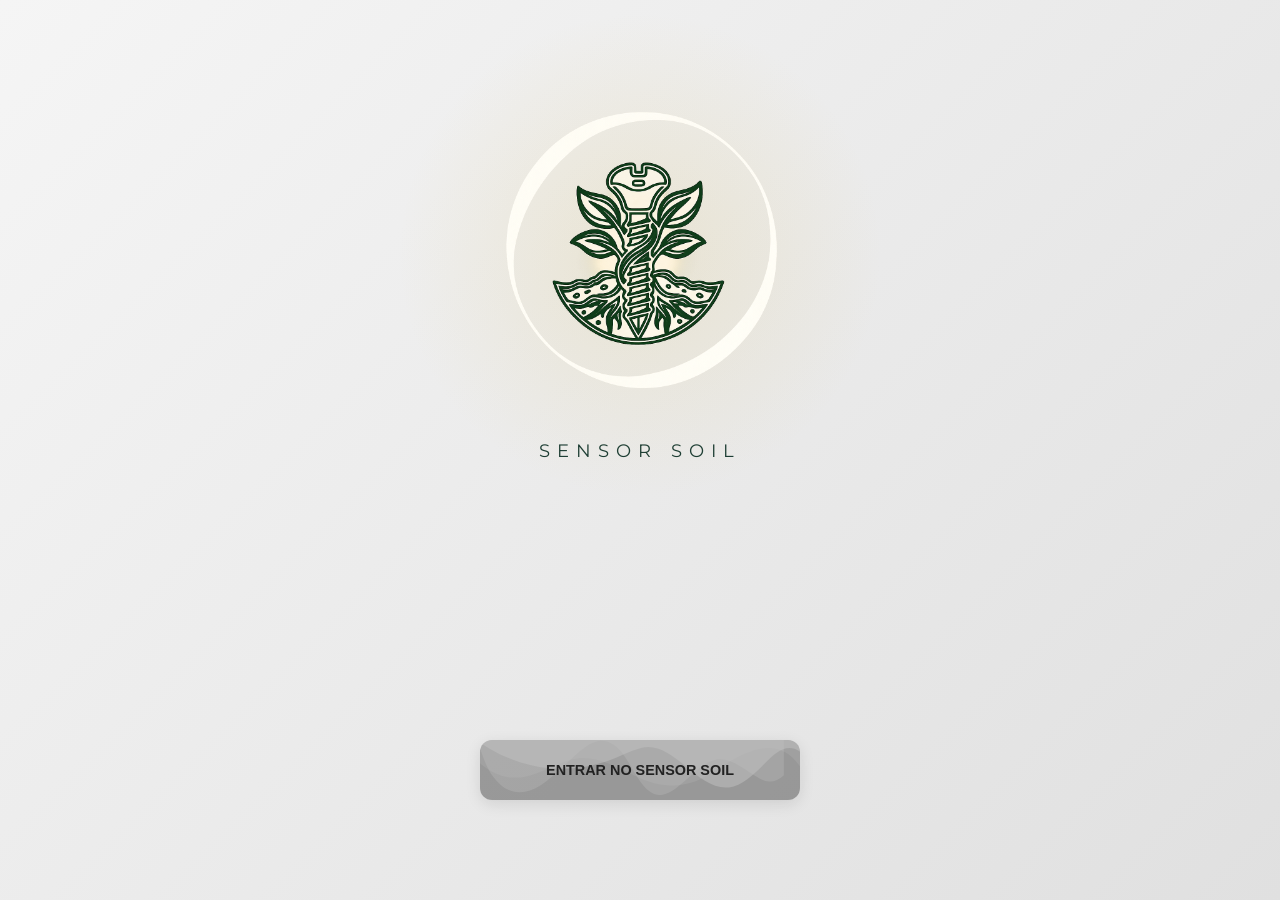
<file: index.html>
<!DOCTYPE html>
<html lang="pt-br">
<head>
    <meta charset="UTF-8">
    <meta name="viewport" content="width=device-width, initial-scale=1.0">
    <title>Sensor Soil - Inovatec</title>
    <meta name="description" content="Sensor Soil - Monitoramento inteligente de solo para agricultura de precisão.">
    <link rel="preconnect" href="https://fonts.googleapis.com">
    <link rel="preconnect" href="https://fonts.gstatic.com" crossorigin>
    <link href="https://fonts.googleapis.com/css2?family=Montserrat:wght@300;400;700&display=swap" rel="stylesheet">
    <link rel="stylesheet" href="style.css">
</head>
<body>
    <div class="mobile-container">
        <header>
            <div class="logo-wrapper">
                <div class="halo"></div>
                <img src="logo.png" alt="Sensor Soil Logo" class="logo">
            </div>
            <h1 class="brand-name">SENSOR SOIL</h1>
        </header>

        <main>
            <a href="login.html" style="text-decoration: none; width: 100%; display: flex; justify-content: center;">
                <button class="btn-primary" id="enter-btn">
                    <span class="btn-text">ENTRAR NO SENSOR SOIL</span>
                    <div class="waves"></div>
                </button>
            </a>

        </main>
    </div>
</body>
</html>
</file>
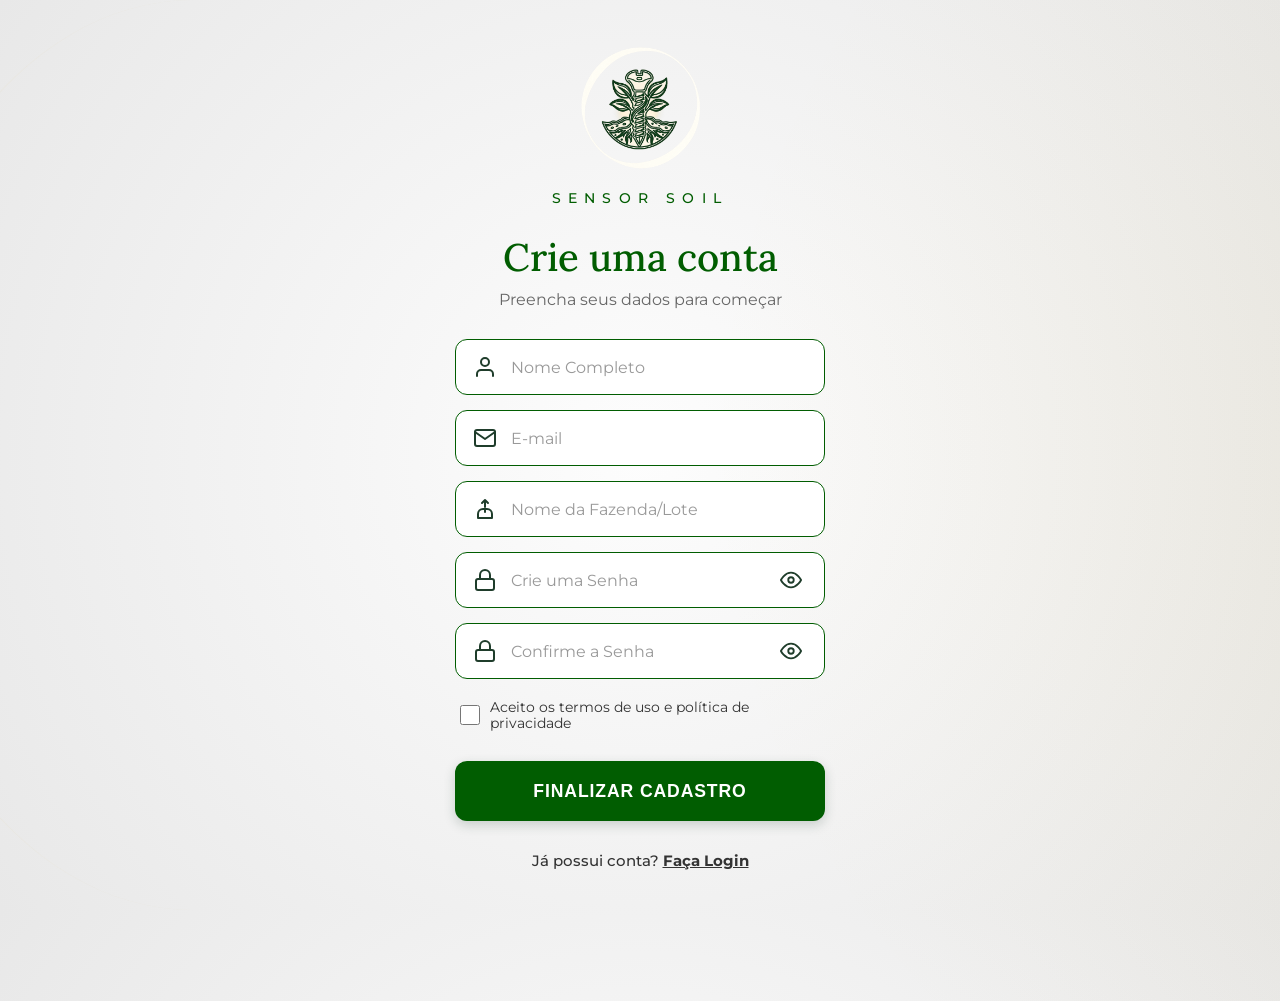
<file: cadastro.html>
<!DOCTYPE html>
<html lang="pt-br">
<head>
    <meta charset="UTF-8">
    <meta name="viewport" content="width=device-width, initial-scale=1.0">
    <title>Cadastro - Sensor Soil</title>
    <link rel="preconnect" href="https://fonts.googleapis.com">
    <link rel="preconnect" href="https://fonts.gstatic.com" crossorigin>
    <link href="https://fonts.googleapis.com/css2?family=Lora:wght@500;600&family=Montserrat:wght@300;400;500;700&display=swap" rel="stylesheet">
    <link rel="stylesheet" href="cadastro.css">
</head>
<body>
    <div class="background-curve"></div>
    <div class="cadastro-container">
        <header>
            <div class="logo-area">
                <img src="logo.png" alt="Logo" class="mini-logo">
                <p class="brand-small">SENSOR SOIL</p>
            </div>
            <h1 class="main-title">Crie uma conta</h1>
            <p class="subtitle">Preencha seus dados para começar</p>
        </header>

        <form class="cadastro-form" id="cadastroForm">
            <div class="input-group">
                <span class="icon">
                    <svg width="24" height="24" viewBox="0 0 24 24" fill="none" stroke="#1f3d2b" stroke-width="2" stroke-linecap="round" stroke-linejoin="round"><path d="M20 21v-2a4 4 0 0 0-4-4H8a4 4 0 0 0-4 4v2"></path><circle cx="12" cy="7" r="4"></circle></svg>
                </span>
                <input type="text" id="nome" placeholder="Nome Completo" required>
            </div>

            <div class="input-group">
                <span class="icon">
                    <svg width="24" height="24" viewBox="0 0 24 24" fill="none" stroke="#1f3d2b" stroke-width="2" stroke-linecap="round" stroke-linejoin="round"><path d="M4 4h16c1.1 0 2 .9 2 2v12c0 1.1-.9 2-2 2H4c-1.1 0-2-.9-2-2V6c0-1.1.9-2 2-2z"></path><polyline points="22,6 12,13 2,6"></polyline></svg>
                </span>
                <input type="email" id="email" placeholder="E-mail" required>
            </div>

            <div class="input-group">
                <span class="icon">
                    <svg width="24" height="24" viewBox="0 0 24 24" fill="none" stroke="#1f3d2b" stroke-width="2" stroke-linecap="round" stroke-linejoin="round">
                        <path d="M12 10V3M12 3L9 6M12 3L15 6" stroke-width="2"/>
                        <path d="M5 21H19V17C19 14.2386 16.7614 12 14 12H10C7.23858 12 5 14.2386 5 17V21Z" stroke-width="2"/>
                        <path d="M12 12V15" stroke-width="2"/>
                    </svg>
                </span>
                <input type="text" id="fazenda" placeholder="Nome da Fazenda/Lote" required>
            </div>

            <div class="input-group">
                <span class="icon">
                    <svg width="24" height="24" viewBox="0 0 24 24" fill="none" stroke="#1f3d2b" stroke-width="2" stroke-linecap="round" stroke-linejoin="round"><rect x="3" y="11" width="18" height="11" rx="2" ry="2"></rect><path d="M7 11V7a5 5 0 0 1 10 0v4"></path></svg>
                </span>
                <input type="password" id="senha" placeholder="Crie uma Senha" required>
                <button type="button" class="toggle-password" onclick="togglePassword('senha', 'eye-senha')">
                    <svg id="eye-senha" width="22" height="22" viewBox="0 0 24 24" fill="none" stroke="#1f3d2b" stroke-width="2" stroke-linecap="round" stroke-linejoin="round"><path d="M1 12s4-8 11-8 11 8 11 8-4 8-11 8-11-8-11-8z"></path><circle cx="12" cy="12" r="3"></circle></svg>
                </button>
            </div>

            <div class="input-group">
                <span class="icon">
                    <svg width="24" height="24" viewBox="0 0 24 24" fill="none" stroke="#1f3d2b" stroke-width="2" stroke-linecap="round" stroke-linejoin="round"><rect x="3" y="11" width="18" height="11" rx="2" ry="2"></rect><path d="M7 11V7a5 5 0 0 1 10 0v4"></path></svg>
                </span>
                <input type="password" id="confirmarSenha" placeholder="Confirme a Senha" required>
                <button type="button" class="toggle-password" onclick="togglePassword('confirmarSenha', 'eye-confirmar')">
                    <svg id="eye-confirmar" width="22" height="22" viewBox="0 0 24 24" fill="none" stroke="#1f3d2b" stroke-width="2" stroke-linecap="round" stroke-linejoin="round"><path d="M1 12s4-8 11-8 11 8 11 8-4 8-11 8-11-8-11-8z"></path><circle cx="12" cy="12" r="3"></circle></svg>
                </button>
            </div>

            <div class="checkbox-group">
                <input type="checkbox" id="termos" required>
                <label for="termos">Aceito os termos de uso e política de privacidade</label>
            </div>

            <button type="submit" class="btn-submit">FINALIZAR CADASTRO</button>
        </form>

        <footer>
            <p>Já possui conta? <a href="login.html" class="link-login">Faça Login</a></p>
        </footer>
    </div>

    <script src="script.js"></script>
</body>
</html>
</file>
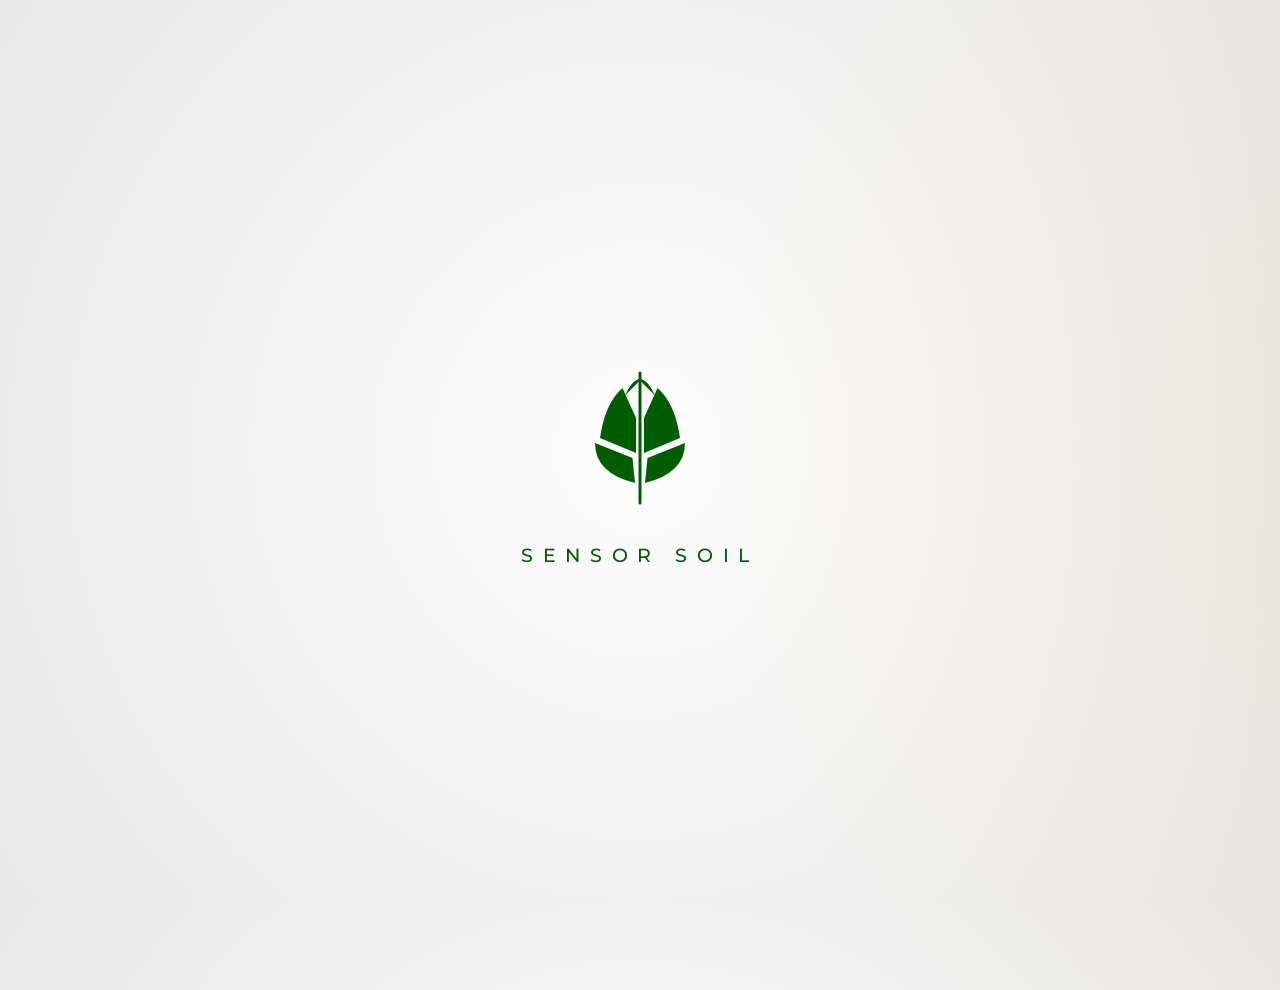
<file: intro.html>
<!DOCTYPE html>
<html lang="pt-br">
<head>
    <meta charset="UTF-8">
    <meta name="viewport" content="width=device-width, initial-scale=1.0">
    <title>Sensor Soil - Bem-vindo</title>
    <link rel="preconnect" href="https://fonts.googleapis.com">
    <link rel="preconnect" href="https://fonts.gstatic.com" crossorigin>
    <link href="https://fonts.googleapis.com/css2?family=Montserrat:wght@400;500;700&display=swap" rel="stylesheet">
    <link rel="stylesheet" href="intro.css">
</head>
<body>

    <div class="background-curve"></div>

    <!-- Intro com Vídeo MP4 (pós-login) -->
    <div class="intro-container" id="video-intro">
        <div class="video-wrapper">
            <video id="intro-video" src="splash.mp4" autoplay muted playsinline preload="auto"></video>
        </div>
    </div>

    <!-- Fallback: animação SVG caso o vídeo não carregue -->
    <div class="intro-container hidden" id="svg-intro">
        <div class="logo-wrapper">
            <svg viewBox="0 0 400 400" class="leaf-svg" xmlns="http://www.w3.org/2000/svg">
                <g fill="none" stroke-linecap="round" stroke-linejoin="round">
                    <path d="M200 360 L200 100" stroke="#015d01" stroke-width="6" />
                    <path id="leaf-1" class="leaf-segment" d="M190 320 Q110 300 110 240 L185 270 Z" fill="#015d01" />
                    <path id="leaf-2" class="leaf-segment" d="M210 320 Q290 300 290 240 L215 270 Z" fill="#015d01" />
                    <path id="leaf-3" class="leaf-segment" d="M192 260 L120 230 Q130 160 165 130 L192 190 Z" fill="#015d01" />
                    <path id="leaf-4" class="leaf-segment" d="M208 260 L280 230 Q270 160 235 130 L208 190 Z" fill="#015d01" />
                    <path id="leaf-5" class="leaf-segment" d="M200 115 L170 145 Q200 80 230 145 Z" fill="#015d01" />
                </g>
            </svg>
        </div>
        <h1 class="brand-name">SENSOR SOIL</h1>
        <p class="welcome-msg" id="welcome-text"></p>
    </div>

    <script>
        // Pega o nome do usuário salvo no login
        const storedUser = JSON.parse(localStorage.getItem('sensor_soil_user'));
        const welcomeText = document.getElementById('welcome-text');
        if (storedUser && welcomeText) {
            welcomeText.textContent = `Bem-vindo, ${storedUser.nome}!`;
        }

        const video    = document.getElementById('intro-video');
        const videoDiv = document.getElementById('video-intro');
        const svgDiv   = document.getElementById('svg-intro');
        let redirected = false;

        function goToDashboard() {
            if (!redirected) {
                redirected = true;
                // Fade out suave antes de redirecionar
                document.body.style.transition = 'opacity 0.5s ease';
                document.body.style.opacity = '0';
                setTimeout(() => {
                    window.location.href = 'dashboard.html';
                }, 500);
            }
        }

        // Redireciona ao fim do vídeo
        video.addEventListener('ended', goToDashboard);

        // Fallback: vídeo falhou → mostra SVG e redireciona após 3.5s
        video.addEventListener('error', () => {
            videoDiv.classList.add('hidden');
            svgDiv.classList.remove('hidden');
            setTimeout(goToDashboard, 3500);
        });

        // Segurança: se o arquivo não existir (readyState 0 após 800ms)
        setTimeout(() => {
            if (video.readyState === 0) {
                videoDiv.classList.add('hidden');
                svgDiv.classList.remove('hidden');
                setTimeout(goToDashboard, 3500);
            }
        }, 800);
    </script>
</body>
</html>
</file>
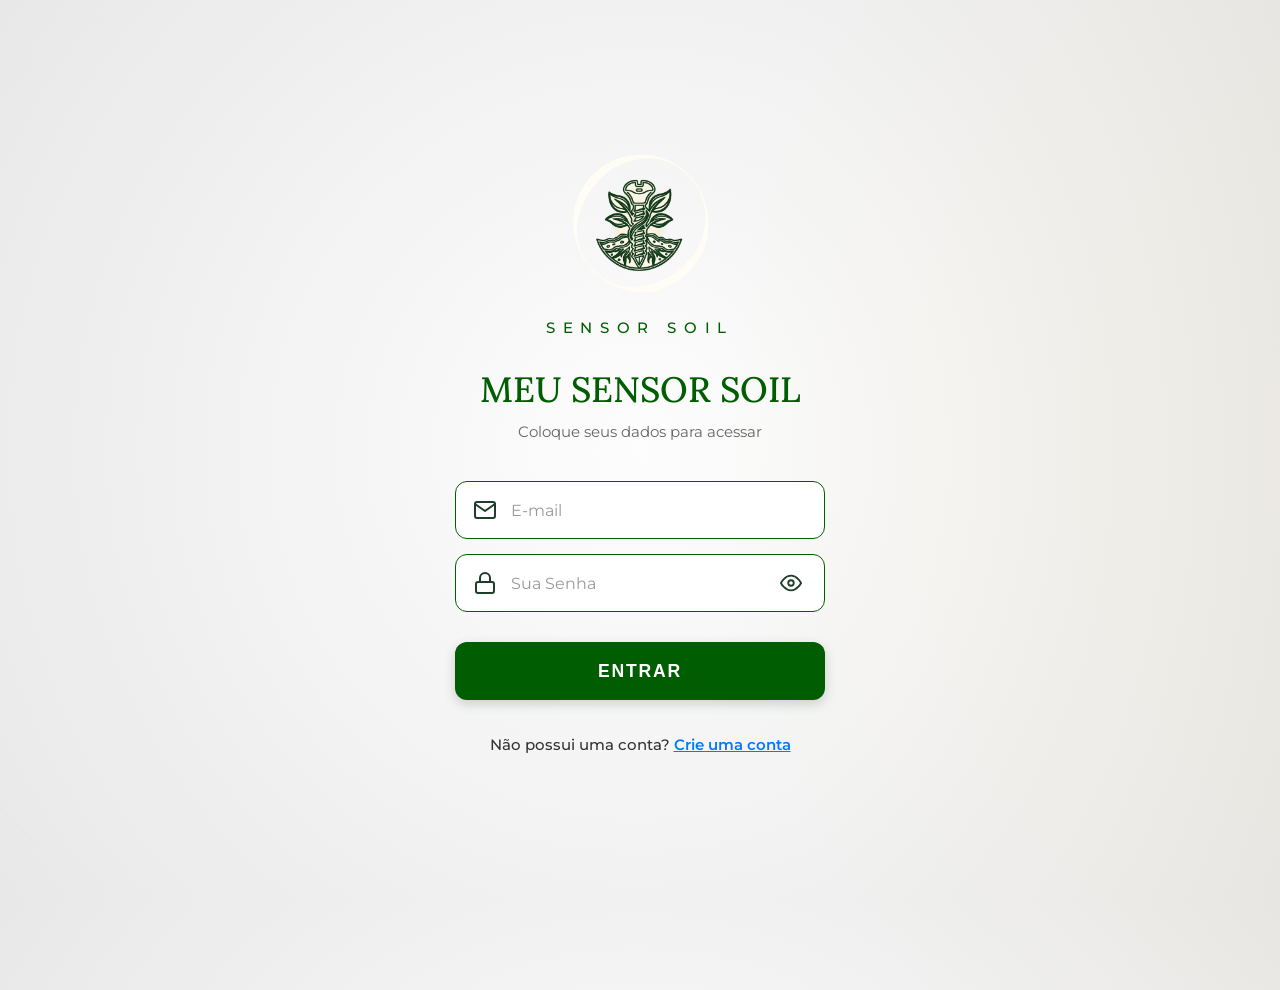
<file: login.html>
<!DOCTYPE html>
<html lang="pt-br">
<head>
    <meta charset="UTF-8">
    <meta name="viewport" content="width=device-width, initial-scale=1.0">
    <title>Login - Sensor Soil</title>
    <link rel="preconnect" href="https://fonts.googleapis.com">
    <link rel="preconnect" href="https://fonts.gstatic.com" crossorigin>
    <link href="https://fonts.googleapis.com/css2?family=Lora:wght@500;600&family=Montserrat:wght@300;400;500;700&display=swap" rel="stylesheet">
    <link rel="stylesheet" href="login.css">
</head>
<body>
    <div class="background-curve"></div>
    <div class="login-container">
        <header>
            <div class="logo-area">
                <img src="logo.png" alt="Logo" class="mini-logo">
                <p class="brand-small">SENSOR SOIL</p>
            </div>
            <h1 class="main-title">MEU SENSOR SOIL</h1>
            <p class="subtitle">Coloque seus dados para acessar</p>
        </header>

        <form class="login-form" id="loginForm">
            <div class="input-group">
                <span class="icon">
                    <svg width="24" height="24" viewBox="0 0 24 24" fill="none" stroke="#1f3d2b" stroke-width="2" stroke-linecap="round" stroke-linejoin="round"><path d="M4 4h16c1.1 0 2 .9 2 2v12c0 1.1-.9 2-2 2H4c-1.1 0-2-.9-2-2V6c0-1.1.9-2 2-2z"></path><polyline points="22,6 12,13 2,6"></polyline></svg>
                </span>
                <input type="email" id="loginEmail" placeholder="E-mail" required>
            </div>

            <div class="input-group">
                <span class="icon">
                    <svg width="24" height="24" viewBox="0 0 24 24" fill="none" stroke="#1f3d2b" stroke-width="2" stroke-linecap="round" stroke-linejoin="round"><rect x="3" y="11" width="18" height="11" rx="2" ry="2"></rect><path d="M7 11V7a5 5 0 0 1 10 0v4"></path></svg>
                </span>
                <input type="password" id="loginSenha" placeholder="Sua Senha" required>
                <button type="button" class="toggle-password" onclick="togglePassword('loginSenha', 'eye-login')">
                    <svg id="eye-login" width="22" height="22" viewBox="0 0 24 24" fill="none" stroke="#1f3d2b" stroke-width="2" stroke-linecap="round" stroke-linejoin="round"><path d="M1 12s4-8 11-8 11 8 11 8-4 8-11 8-11-8-11-8z"></path><circle cx="12" cy="12" r="3"></circle></svg>
                </button>
            </div>

            <button type="submit" class="btn-submit">ENTRAR</button>
        </form>

        <footer>
            <p>Não possui uma conta? <a href="cadastro.html" class="link-create">Crie uma conta</a></p>
        </footer>
    </div>

    <script src="script.js"></script>
</body>
</html>
</file>
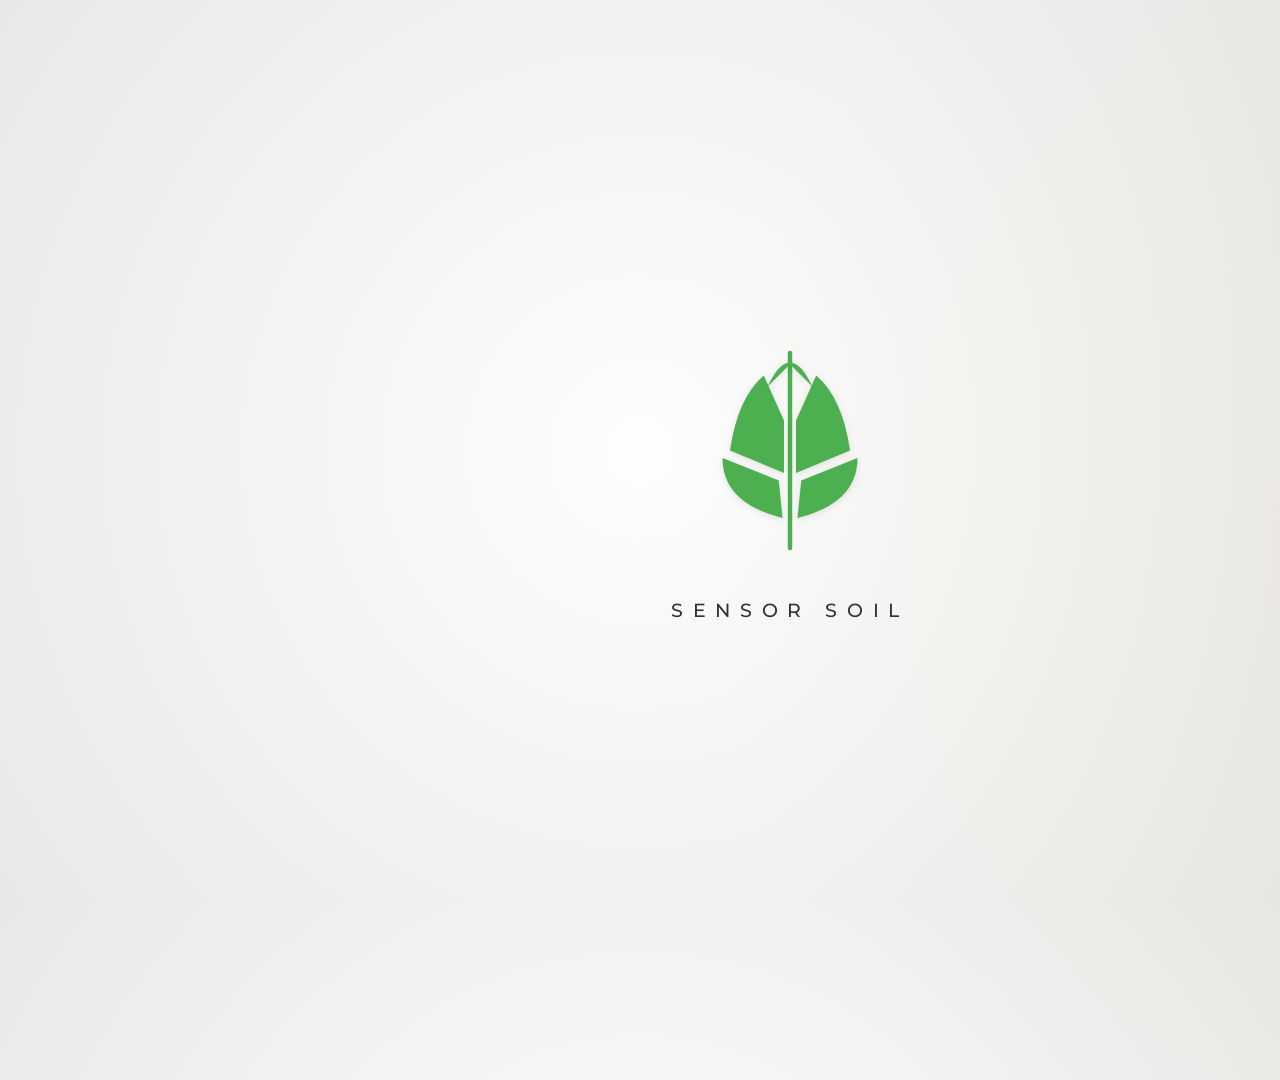
<file: splash.html>
<!DOCTYPE html>
<html lang="pt-br">

<head>
    <meta charset="UTF-8">
    <meta name="viewport" content="width=device-width, initial-scale=1.0">
    <title>Sensor Soil - Loading</title>
    <link rel="preconnect" href="https://fonts.googleapis.com">
    <link rel="preconnect" href="https://fonts.gstatic.com" crossorigin>
    <link href="https://fonts.googleapis.com/css2?family=Montserrat:wght@400;500;700&display=swap" rel="stylesheet">
    <link rel="stylesheet" href="splash.css">
</head>

<body>
    <div class="background-curve"></div>

    <!-- Splash com Vídeo MP4 -->
    <div class="splash-container" id="video-splash">
        <div class="video-wrapper">
            <video id="splash-video" src="splash.mp4" autoplay muted playsinline preload="auto"></video>
        </div>
    </div>

    <!-- Fallback: Splash com SVG animado (exibido se o vídeo não carregar) -->
    <div class="splash-container hidden" id="svg-splash">
        <div class="logo-wrapper">
            <svg viewBox="0 0 400 400" class="leaf-svg" xmlns="http://www.w3.org/2000/svg">
                <g fill="none" stroke-linecap="round" stroke-linejoin="round">
                    <!-- Central Stem (Galho) -->
                    <path d="M200 360 L200 100" stroke="#4CAF50" stroke-width="6" />

                    <!-- Segment 1: Bottom Left -->
                    <path id="leaf-1" class="leaf-segment" d="M190 320 Q110 300 110 240 L185 270 Z" fill="#4CAF50" />

                    <!-- Segment 2: Bottom Right -->
                    <path id="leaf-2" class="leaf-segment" d="M210 320 Q290 300 290 240 L215 270 Z" fill="#4CAF50" />

                    <!-- Segment 3: Middle Left -->
                    <path id="leaf-3" class="leaf-segment" d="M192 260 L120 230 Q130 160 165 130 L192 190 Z"
                        fill="#4CAF50" />

                    <!-- Segment 4: Middle Right -->
                    <path id="leaf-4" class="leaf-segment" d="M208 260 L280 230 Q270 160 235 130 L208 190 Z"
                        fill="#4CAF50" />

                    <!-- Segment 5: Top Tip -->
                    <path id="leaf-5" class="leaf-segment" d="M200 115 L170 145 Q200 80 230 145 Z" fill="#4CAF50" />
                </g>
            </svg>
        </div>
        <h1 class="brand-name">SENSOR SOIL</h1>
    </div>

    <script>
        const video = document.getElementById('splash-video');
        const videoSplash = document.getElementById('video-splash');
        const svgSplash = document.getElementById('svg-splash');

        let redirected = false;

        function redirect() {
            if (!redirected) {
                redirected = true;
                window.location.href = 'index.html';
            }
        }

        // Quando o vídeo terminar, redireciona
        video.addEventListener('ended', redirect);

        // Se o vídeo falhar ao carregar, exibe o fallback SVG
        video.addEventListener('error', () => {
            videoSplash.classList.add('hidden');
            svgSplash.classList.remove('hidden');
            // Redireciona após 4s no fallback
            setTimeout(redirect, 4000);
        });

        // Se o vídeo não carregar em 500ms, tenta o fallback
        video.addEventListener('loadeddata', () => {
            // Vídeo carregou OK — não faz nada, só aguarda 'ended'
        });

        // Segurança: se o arquivo não existir ou demorar, cai no fallback
        setTimeout(() => {
            if (video.readyState === 0) {
                videoSplash.classList.add('hidden');
                svgSplash.classList.remove('hidden');
                setTimeout(redirect, 4000);
            }
        }, 800);
    </script>
</body>

</html>
</file>
<file: style.css>
:root {
    --primary-green: #1A3C34;
    --bg-light: #F5F5F5;
    --bg-dark: #E0E0E0;
    --btn-gray: rgba(100, 100, 100, 0.6);
    --halo-gold: rgba(212, 175, 55, 0.15);
    --link-blue: #007BFF;
}

* {
    margin: 0;
    padding: 0;
    box-sizing: border-box;
}

body {
    font-family: 'Montserrat', sans-serif;
    background: linear-gradient(135deg, var(--bg-light) 0%, var(--bg-dark) 100%);
    min-height: 100vh;
    display: flex;
    justify-content: center;
    align-items: center;
    overflow: hidden;
    position: relative;
}

/* Subtle texture overlay */
body::before {
    content: "";
    position: absolute;
    top: 0;
    left: 0;
    width: 100%;
    height: 100%;
    background-image: url("data:image/svg+xml,%3Csvg viewBox='0 0 200 200' xmlns='http://www.w3.org/2000/svg'%3%3Ffilter id='noiseFilter'%3E%3CfeTurbulence type='fractalNoise' baseFrequency='0.65' numOctaves='3' stitchTiles='stitch'/%3E%3C/filter%3E%3Crect width='100%25' height='100%25' filter='url(%23noiseFilter)'/%3E%3C/svg%3E");
    opacity: 0.03;
    pointer-events: none;
}

.mobile-container {
    width: 100%;
    max-width: 400px;
    height: 100vh;
    padding: 40px 20px;
    display: flex;
    flex-direction: column;
    align-items: center;
    justify-content: space-between;
    text-align: center;
    z-index: 1;
}

header {
    margin-top: 40px;
    width: 100%;
}

.logo-wrapper {
    position: relative;
    width: 350px;
    height: 350px;
    margin: 0 auto 10px;
    display: flex;
    justify-content: center;
    align-items: center;
}

.logo {
    width: auto;
    max-width: 100%;
    max-height: 320px;
    z-index: 2;
    object-fit: contain;
}

.halo {
    position: absolute;
    top: 50%;
    left: 50%;
    transform: translate(-50%, -50%);
    width: 140%;
    height: 140%;
    background: radial-gradient(circle, var(--halo-gold) 0%, transparent 70%);
    border-radius: 50%;
    z-index: 1;
}

.brand-name {
    color: var(--primary-green);
    font-size: 1.1rem;
    font-weight: 400;
    letter-spacing: 0.4em;
    margin-top: 5px;
}

main {
    width: 100%;
    display: flex;
    flex-direction: column;
    align-items: center;
    gap: 20px;
    margin-bottom: 60px;
}

.btn-primary {
    position: relative;
    width: 100%;
    max-width: 320px;
    height: 60px;
    background-color: var(--btn-gray);
    border: none;
    border-radius: 12px;
    color: #222;
    font-size: 0.9rem;
    font-weight: 700;
    cursor: pointer;
    overflow: hidden;
    transition: all 0.3s ease;
    box-shadow: 0 4px 15px rgba(0,0,0,0.1);
    display: flex;
    justify-content: center;
    align-items: center;
}

.btn-primary:active {
    background-color: rgba(80, 80, 80, 0.8);
    transform: scale(0.98);
}

.btn-text {
    position: relative;
    z-index: 3;
}

/* Wave animation effect */
.waves {
    position: absolute;
    top: 0;
    left: 0;
    width: 200%;
    height: 100%;
    background-image: url("data:image/svg+xml,%3Csvg xmlns='http://www.w3.org/2000/svg' viewBox='0 0 1200 120' preserveAspectRatio='none'%3E%3Cpath d='M0,0V46.29c47.79,22.2,103.59,32.17,158,28,70.36-5.37,136.33-33.31,206.8-37.5,73.84-4.36,147.54,16.88,218.2,35.26,69.27,18,138.3,24.88,209.4,13.08,36.15-6,69.85-17.84,104.45-29.34C989.49,25,1113-14.29,1200,52.47V0Z' opacity='.2' fill='%23FFFFFF'/%3E%3Cpath d='M0,0V15.81C13,36.92,27.64,56.86,47.69,72.05,99.41,111.27,165,111,224.58,91.58c31.15-10.15,60.09-26.07,89.67-39.8,40.92-19,84.73-46,130.83-49.67,36.26-2.85,70.9,9.42,98.6,31.56,31.77,25.39,62.32,62,103.63,73,40.44,10.79,81.35-6.69,119.13-24.28s75.16-39,116.92-43.05c59.73-5.85,113.28,22.88,168.9,38.84,30.2,8.66,59,6.17,87.09-7.5V0Z' opacity='.3' fill='%23FFFFFF'/%3E%3Cpath d='M0,0V5.63C149.93,59,314.09,71.32,475.83,42.57c43-7.64,84.23-20.12,127.61-26.46,59-8.63,112.48,12.24,165.56,35.41,52.93,23.11,106.65,47,164.71,43.3,47.34-3,91.31-25.17,133-47.54,41.92-22.53,83-42.34,133.3-24.32V0Z' opacity='.5' fill='%23FFFFFF'/%3E%3C/svg%3E");
    background-size: 50% 100%;
    opacity: 0.4;
    z-index: 2;
    animation: waveMove 10s linear infinite;
}

@keyframes waveMove {
    0% { transform: translateX(0); }
    100% { transform: translateX(-50%); }
}

.link-secondary {
    color: var(--link-blue);
    font-size: 0.9rem;
    text-decoration: underline;
    transition: opacity 0.3s ease;
}

.link-secondary:hover {
    opacity: 0.7;
}

/* Mobile optimizations */
@media (max-height: 700px) {
    .logo-wrapper {
        width: 280px;
        height: 280px;
    }
    .logo {
        max-height: 250px;
    }
}
</file>
<file: cadastro.css>
:root {
    --primary-green: #015d01;
    --hover-green: #162a1e;
    --bg-light: #fdfdfd;
    --bg-medium: #e8e8e8;
    --text-dark: #333;
    --text-gray: #666;
    --input-bg: #f9f9f9;
    --beige-arc: rgba(212, 175, 55, 0.08);
    --shadow: 0 4px 12px rgba(31, 61, 43, 0.2);
}

* {
    margin: 0;
    padding: 0;
    box-sizing: border-box;
}

body {
    font-family: 'Montserrat', sans-serif;
    background: radial-gradient(circle, var(--bg-light) 0%, var(--bg-medium) 100%);
    min-height: 100vh;
    display: flex;
    justify-content: center;
    align-items: center;
    overflow-x: hidden;
    position: relative;
}

/* Background Curve */
.background-curve {
    position: absolute;
    top: -10%;
    right: -20%;
    width: 100%;
    height: 120%;
    background: radial-gradient(circle at 100% 50%, var(--beige-arc) 0%, transparent 60%);
    z-index: 1;
    pointer-events: none;
}

/* Decorative side curve */
body::before {
    content: "";
    position: absolute;
    top: 50%;
    left: -10%;
    width: 50%;
    height: 100%;
    border-radius: 50%;
    border-left: 2px solid rgba(212, 175, 55, 0.05);
    transform: translateY(-50%);
    z-index: 1;
    pointer-events: none;
}

.cadastro-container {
    width: 100%;
    max-width: 420px;
    padding: 40px 25px;
    display: flex;
    flex-direction: column;
    align-items: center;
    z-index: 10;
}

header {
    width: 100%;
    text-align: center;
    margin-bottom: 30px;
}

.logo-area {
    margin-bottom: 25px;
}

.mini-logo {
    width: 140px;
    height: auto;
    margin-bottom: 5px;
}

.brand-small {
    font-size: 0.9rem;
    color: var(--primary-green);
    letter-spacing: 0.5em;
    font-weight: 500;
}

.main-title {
    font-family: 'Lora', serif;
    color: var(--primary-green);
    font-size: 2.4rem;
    font-weight: 500;
    margin-bottom: 8px;
}

.subtitle {
    color: var(--text-gray);
    font-size: 1rem;
    font-weight: 400;
}

.cadastro-form {
    width: 100%;
    display: flex;
    flex-direction: column;
    gap: 15px;
}

.input-group {
    position: relative;
    width: 100%;
}

.input-group input {
    width: 100%;
    height: 56px;
    padding: 0 50px 0 55px;
    border: 1px solid var(--primary-green);
    border-radius: 12px;
    background-color: #fff;
    font-size: 1rem;
    font-family: 'Montserrat', sans-serif;
    color: var(--text-dark);
    transition: all 0.3s ease;
}

.input-group input:focus {
    outline: none;
    box-shadow: 0 0 0 3px rgba(31, 61, 43, 0.1);
    background-color: #fff;
}

.input-group .icon {
    position: absolute;
    left: 18px;
    top: 50%;
    transform: translateY(-50%);
    display: flex;
    align-items: center;
    pointer-events: none;
}

.toggle-password {
    position: absolute;
    right: 18px;
    top: 50%;
    transform: translateY(-50%);
    background: none;
    border: none;
    cursor: pointer;
    display: flex;
    align-items: center;
    padding: 5px;
}

.checkbox-group {
    display: flex;
    align-items: center;
    gap: 10px;
    padding-left: 5px;
    margin-top: 5px;
}

.checkbox-group input[type="checkbox"] {
    width: 20px;
    height: 20px;
    accent-color: var(--primary-green);
    cursor: pointer;
}

.checkbox-group label {
    font-size: 0.85rem;
    color: var(--text-dark);
    cursor: pointer;
}

.btn-submit {
    width: 100%;
    height: 60px;
    background-color: var(--primary-green);
    color: #fff;
    border: none;
    border-radius: 12px;
    font-size: 1.1rem;
    font-weight: 700;
    letter-spacing: 0.05em;
    cursor: pointer;
    margin-top: 15px;
    box-shadow: var(--shadow);
    transition: all 0.3s ease;
}

.btn-submit:hover {
    background-color: var(--hover-green);
}

.btn-submit:active {
    transform: scale(0.98);
}

footer {
    margin-top: 30px;
    font-size: 0.95rem;
    color: var(--text-dark);
    font-weight: 500;
}

.link-login {
    color: var(--text-dark);
    text-decoration: underline;
    font-weight: 700;
}

/* Placeholder styling */
input::placeholder {
    color: #999;
    font-weight: 400;
}

/* Mobile adjustments */
@media (max-width: 400px) {
    .main-title {
        font-size: 2rem;
    }

    .cadastro-container {
        padding: 20px 20px;
    }

    .mini-logo {
        width: 120px;
    }
}
</file>
<file: intro.css>
:root {
    --primary-green: #015d01;
    --bg-light: #fdfdfd;
    --bg-medium: #e8e8e8;
    --beige-glow: rgba(212, 175, 55, 0.12);
}

* {
    margin: 0;
    padding: 0;
    box-sizing: border-box;
}

body {
    font-family: 'Montserrat', sans-serif;
    background: radial-gradient(circle, var(--bg-light) 0%, var(--bg-medium) 100%);
    margin: 0;
    padding: 0;
    width: 100vw;
    height: 100vh;
    overflow: hidden;
    position: relative;
    display: flex;
    justify-content: center;
    align-items: center;
    opacity: 1;
}

/* Curva decorativa — padrão do app */
.background-curve {
    position: absolute;
    top: -10%;
    right: -20%;
    width: 100%;
    height: 120%;
    background: radial-gradient(circle at 100% 50%, var(--beige-glow) 0%, transparent 60%);
    z-index: 1;
    pointer-events: none;
}

body::before {
    content: "";
    position: absolute;
    top: 50%;
    left: -10%;
    width: 50%;
    height: 100%;
    border-radius: 50%;
    border-left: 2px solid rgba(212, 175, 55, 0.05);
    transform: translateY(-50%);
    z-index: 1;
    pointer-events: none;
}

/* ──────────────────────────────
   CONTAINER GERAL
────────────────────────────── */
.intro-container {
    display: flex;
    flex-direction: column;
    align-items: center;
    justify-content: center;
    text-align: center;
    z-index: 10;
    width: 100%;
    min-height: 100vh;
    padding: 30px 20px;
    animation: fadeInPage 0.6s ease forwards;
}

.intro-container.hidden {
    display: none;
}

@keyframes fadeInPage {
    from { opacity: 0; transform: scale(0.97); }
    to   { opacity: 1; transform: scale(1); }
}

/* ──────────────────────────────
   VÍDEO — RESPONSIVO
────────────────────────────── */

/* MOBILE: vídeo ocupa a tela toda */
.video-wrapper {
    position: fixed;
    top: 0;
    left: 0;
    width: 100vw;
    height: 100vh;
    display: flex;
    justify-content: center;
    align-items: center;
    background: transparent;
    padding: 0;
    margin: 0;
    z-index: 20;
}

#intro-video {
    width: 100vw;
    height: 100vh;
    object-fit: cover;
    display: block;
    border-radius: 0;
}

/* DESKTOP (> 768px): container estilo app centralizado */
@media (min-width: 769px) {
    .video-wrapper {
        position: relative;
        width: auto;
        height: auto;
        padding: 40px 0;
    }

    #intro-video {
        width: auto;
        height: auto;
        max-width: 430px;
        max-height: 80vh;
        object-fit: contain;
        border-radius: 28px;
        box-shadow: 0 24px 60px rgba(0, 0, 0, 0.18);
    }
}

/* ──────────────────────────────
   FALLBACK SVG
────────────────────────────── */
.logo-wrapper {
    width: 200px;
    height: 200px;
    display: flex;
    justify-content: center;
    align-items: center;
}

.leaf-svg { width: 100%; height: 100%; }

.leaf-segment {
    opacity: 0;
    animation: fadeLeaf 0.6s ease forwards;
}
#leaf-1 { animation-delay: 0.2s; }
#leaf-2 { animation-delay: 0.5s; }
#leaf-3 { animation-delay: 0.8s; }
#leaf-4 { animation-delay: 1.1s; }
#leaf-5 { animation-delay: 1.4s; }

@keyframes fadeLeaf {
    from { opacity: 0; transform: scale(0.8); transform-origin: center; }
    to   { opacity: 1; transform: scale(1); }
}

.brand-name {
    color: var(--primary-green);
    font-size: 1.2rem;
    font-weight: 500;
    letter-spacing: 0.5em;
    text-transform: uppercase;
    margin-top: 20px;
    opacity: 0;
    animation: slideUp 0.8s ease 1.6s forwards;
}

.welcome-msg {
    color: #666;
    font-size: 0.95rem;
    font-weight: 400;
    margin-top: 10px;
    opacity: 0;
    animation: slideUp 0.8s ease 2s forwards;
}

@keyframes slideUp {
    from { opacity: 0; transform: translateY(10px); }
    to   { opacity: 1; transform: translateY(0); }
}
</file>
<file: login.css>
:root {
    --primary-green: #015d01;
    --hover-green: #162a1e;
    --bg-light: #fdfdfd;
    --bg-medium: #e8e8e8;
    --text-dark: #333;
    --text-gray: #666;
    --input-bg: #f9f9f9;
    --beige-arc: rgba(212, 175, 55, 0.08);
    --shadow: 0 4px 12px rgba(31, 61, 43, 0.2);
}

* {
    margin: 0;
    padding: 0;
    box-sizing: border-box;
}

body {
    font-family: 'Montserrat', sans-serif;
    background: radial-gradient(circle, var(--bg-light) 0%, var(--bg-medium) 100%);
    min-height: 100vh;
    display: flex;
    justify-content: center;
    align-items: center;
    overflow: hidden;
    position: relative;
}

/* Background Curve */
.background-curve {
    position: absolute;
    top: -10%;
    right: -20%;
    width: 100%;
    height: 120%;
    background: radial-gradient(circle at 100% 50%, var(--beige-arc) 0%, transparent 60%);
    z-index: 1;
    pointer-events: none;
}

/* Decorative side curve */
body::before {
    content: "";
    position: absolute;
    top: 50%;
    left: -10%;
    width: 50%;
    height: 100%;
    border-radius: 50%;
    border-left: 2px solid rgba(212, 175, 55, 0.05);
    transform: translateY(-50%);
    z-index: 1;
    pointer-events: none;
}

.login-container {
    width: 100%;
    max-width: 420px;
    padding: 40px 25px;
    display: flex;
    flex-direction: column;
    align-items: center;
    z-index: 10;
}

header {
    width: 100%;
    text-align: center;
    margin-bottom: 40px;
}

.logo-area {
    margin-bottom: 30px;
}

.mini-logo {
    width: 160px;
    height: auto;
    margin-bottom: 8px;
}

.brand-small {
    font-size: 0.95rem;
    color: var(--primary-green);
    letter-spacing: 0.5em;
    font-weight: 500;
}

.main-title {
    font-family: 'Lora', serif;
    color: var(--primary-green);
    font-size: 2.2rem;
    font-weight: 500;
    margin-bottom: 10px;
}

.subtitle {
    color: var(--text-gray);
    font-size: 0.95rem;
    font-weight: 400;
}

.login-form {
    width: 100%;
    display: flex;
    flex-direction: column;
    gap: 15px;
}

.input-group {
    position: relative;
    width: 100%;
}

.input-group input {
    width: 100%;
    height: 58px;
    padding: 0 50px 0 55px;
    border: 1px solid var(--primary-green);
    border-radius: 12px;
    background-color: #fff;
    font-size: 1rem;
    font-family: 'Montserrat', sans-serif;
    color: var(--text-dark);
    transition: all 0.3s ease;
}

.input-group input:focus {
    outline: none;
    box-shadow: 0 0 0 4px rgba(31, 61, 43, 0.1);
}

.input-group .icon {
    position: absolute;
    left: 18px;
    top: 50%;
    transform: translateY(-50%);
    display: flex;
    align-items: center;
    pointer-events: none;
}

.toggle-password {
    position: absolute;
    right: 18px;
    top: 50%;
    transform: translateY(-50%);
    background: none;
    border: none;
    cursor: pointer;
    display: flex;
    align-items: center;
    padding: 5px;
}

.btn-submit {
    width: 100%;
    height: 58px;
    background-color: var(--primary-green);
    color: #fff;
    border: none;
    border-radius: 12px;
    font-size: 1.1rem;
    font-weight: 700;
    letter-spacing: 0.1em;
    cursor: pointer;
    margin-top: 15px;
    box-shadow: var(--shadow);
    transition: all 0.3s ease;
}

.btn-submit:hover {
    background-color: var(--hover-green);
}

.btn-submit:active {
    transform: scale(0.98);
}

footer {
    margin-top: 35px;
    font-size: 0.95rem;
    color: var(--text-dark);
    font-weight: 500;
}

.link-create {
    color: #007BFF;
    text-decoration: underline;
    font-weight: 600;
}

/* Placeholder styling */
input::placeholder {
    color: #999;
    font-weight: 400;
}

/* Mobile adjustments */
@media (max-width: 380px) {
    .main-title {
        font-size: 1.8rem;
    }

    .mini-logo {
        width: 120px;
    }
}
</file>
<file: splash.css>
:root {
    --primary-green: #4CAF50;
    --bg-light: #fdfdfd;
    --bg-medium: #e8e8e8;
    --beige-glow: rgba(212, 175, 55, 0.08);
}

* {
    margin: 0;
    padding: 0;
    box-sizing: border-box;
}

body {
    font-family: 'Montserrat', sans-serif;
    background: radial-gradient(circle, var(--bg-light) 0%, var(--bg-medium) 100%);
    min-height: 100vh;
    display: flex;
    justify-content: center;
    align-items: center;
    overflow: hidden;
    position: relative;
}

.background-curve {
    position: absolute;
    top: 0;
    right: -20%;
    width: 100%;
    height: 120%;
    background: radial-gradient(circle at 100% 50%, var(--beige-glow) 0%, transparent 60%);
    z-index: 1;
    pointer-events: none;
}

.splash-container {
    display: flex;
    flex-direction: column;
    align-items: center;
    text-align: center;
    z-index: 10;
}

.logo-wrapper {
    position: relative;
    width: 300px;
    height: 300px;
    display: flex;
    justify-content: center;
    align-items: center;
}

.leaf-svg {
    width: 100%;
    height: 100%;
}

.brand-name {
    color: #333;
    font-size: 1.2rem;
    font-weight: 500;
    letter-spacing: 0.5em;
    text-transform: uppercase;
    margin-top: 20px;
}

/* Sequential Reveal Animation */
.leaf-segment {
    opacity: 0;
    transform: translateY(10px);
    transition: all 0.6s ease-out;
    animation: revealLeaf 0.6s forwards;
    filter: drop-shadow(0 2px 4px rgba(0,0,0,0.1));
}

@keyframes revealLeaf {
    to {
        opacity: 1;
        transform: translateY(0);
    }
}

#leaf-1 { animation-delay: 0.5s; }
#leaf-2 { animation-delay: 1.2s; }
#leaf-3 { animation-delay: 1.9s; }
#leaf-4 { animation-delay: 2.6s; }
#leaf-5 { animation-delay: 3.3s; }

/* Optional: Pulse effect when complete */
.leaf-svg {
    animation: pulse 2s infinite ease-in-out 5s;
}

@keyframes pulse {
    0%, 100% { transform: scale(1); }
    50% { transform: scale(1.05); }
}
</file>
